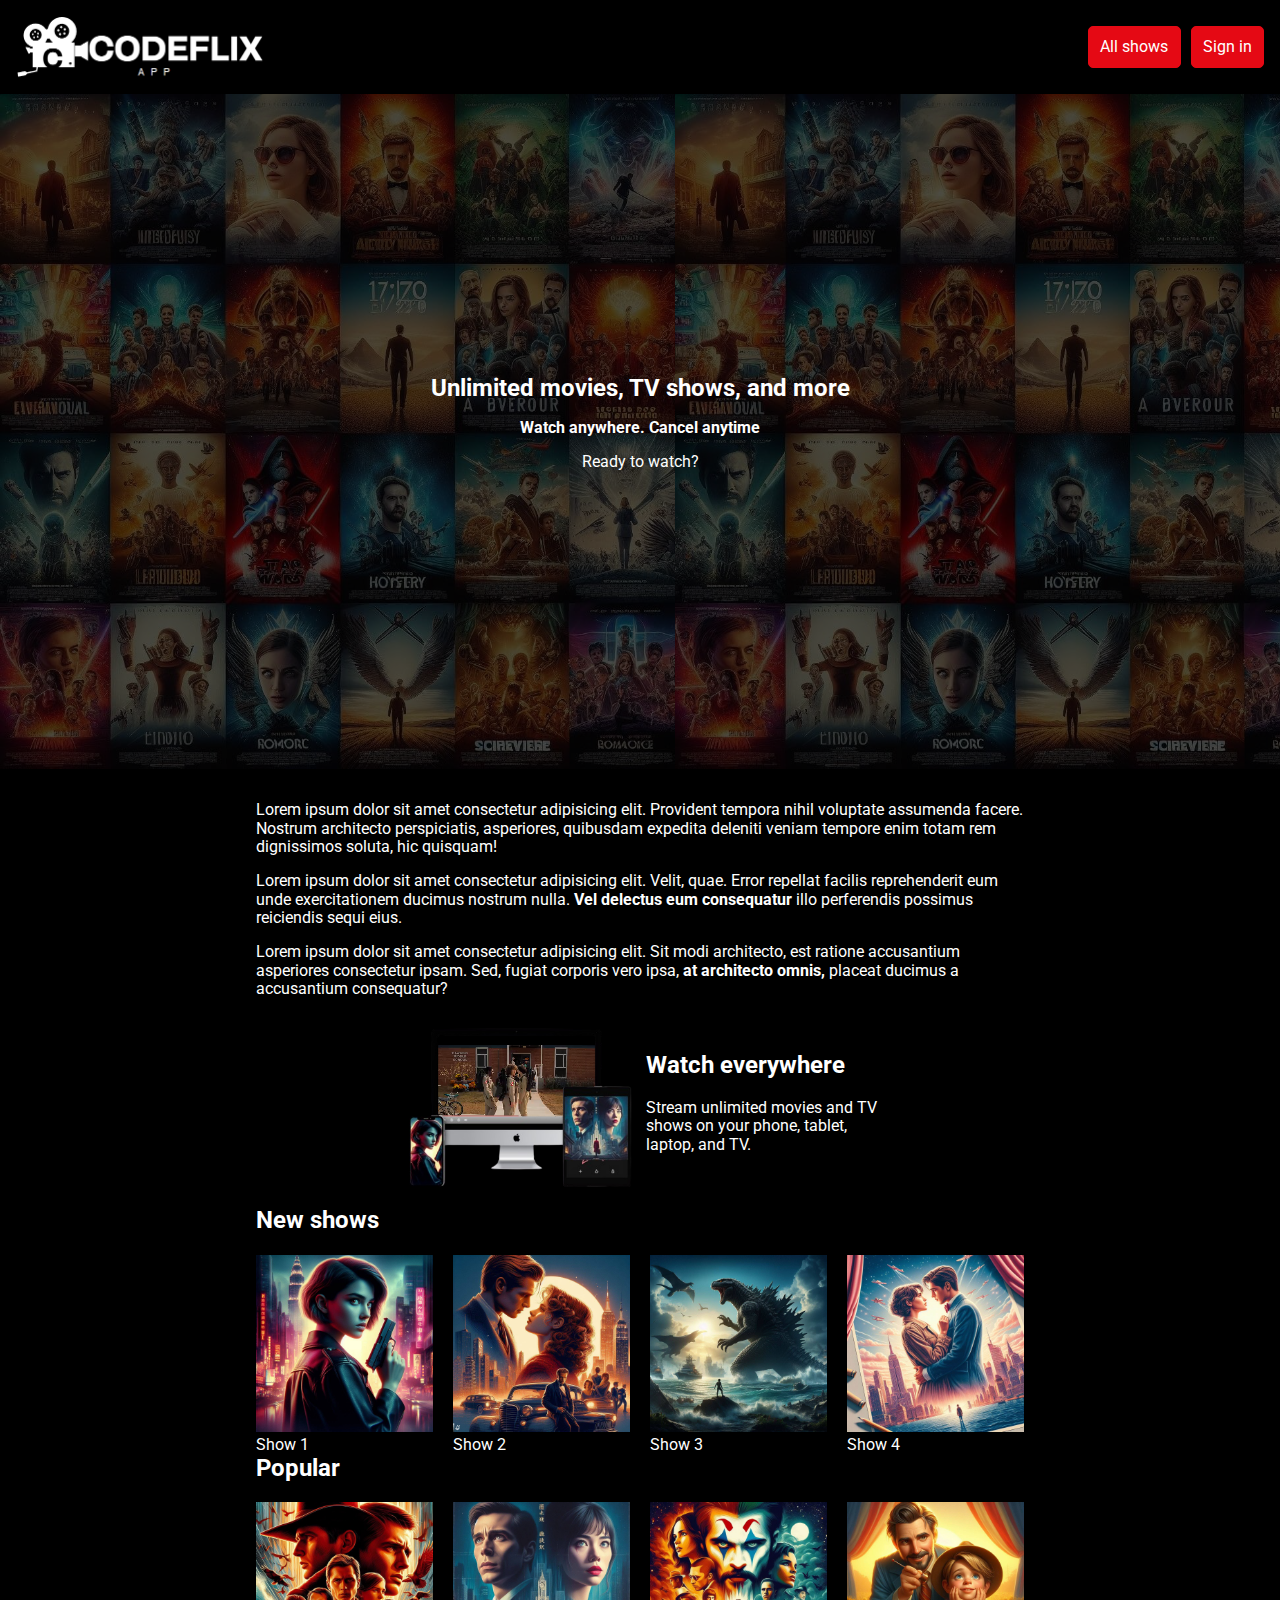
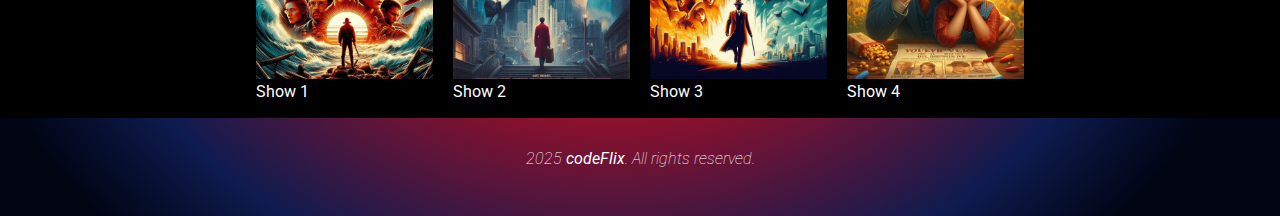
<file: index.html>
<!DOCTYPE html>
<html lang="en">
  <head>
    <meta charset="UTF-8" />
    <meta name="viewport" content="width=device-width, initial-scale=1.0" />
    <title>codeFlix</title>
    <meta property="og:title" content="Codeflix" />
    <meta
      property="og:description"
      content="Codeflix - Keepcoding HTML & CSS examples"
    />
    <meta
      property="og:image"
      content="https://github.com/KeepCodingWeb18/html-css/blob/main/assets/app/catalog.jpg?raw=true"
    />
    <link rel="stylesheet" href="./styles/normalize.css" />
    <link rel="stylesheet" href="./styles/common.css" />
    <link rel="stylesheet" href="./styles/footer.css" />
    <link rel="stylesheet" href="./styles/banner.css" />
    <link rel="stylesheet" href="./styles/header.css" />
    <link rel="stylesheet" href="./styles/components.css" />
    <link rel="stylesheet" href="./styles/info.css" />
    <link rel="stylesheet" href="./styles/shows.css" />
    <link rel="preconnect" href="https://fonts.googleapis.com" />
    <link rel="preconnect" href="https://fonts.gstatic.com" crossorigin />
    <link
      href="https://fonts.googleapis.com/css2?family=Roboto:ital,wght@0,100..900;1,100..900&display=swap"
      rel="stylesheet"
    />
  </head>
  <body class="main-bg">
    <h1 class="sr-only">Codeflix</h1>
    <header class="header">
      <img src="./assets/app/codeflix.png" alt="" />
      <nav class="nav">
        <ul class="list">
          <li>
            <a class="btn hide" href="#title">All shows</a>
          </li>
          <li>
            <a class="btn" href="./signin.html">Sign in</a>
          </li>
        </ul>
      </nav>
    </header>
    <section>
      <div class="banner">
        <div class="image"></div>
        <div class="content">
          <p class="heading-1">Unlimited movies, TV shows, and more</p>
          <p class="heading-2">Watch anywhere. Cancel anytime</p>
          <p class="heading-3">Ready to watch?</p>
        </div>
      </div>
    </section>
    <main class="main">
      <p class="white-bg">
        Lorem ipsum dolor sit amet consectetur adipisicing elit. Provident
        tempora nihil voluptate assumenda facere. Nostrum architecto
        perspiciatis, asperiores, quibusdam expedita deleniti veniam tempore
        enim totam rem dignissimos soluta, hic quisquam!
      </p>
      <p>
        Lorem ipsum dolor sit amet consectetur adipisicing elit. Velit, quae.
        Error repellat facilis reprehenderit eum unde exercitationem ducimus
        nostrum nulla. <strong> Vel delectus eum consequatur</strong> illo
        perferendis possimus reiciendis sequi eius.
      </p>
      <p class="white-bg">
        Lorem ipsum dolor sit amet consectetur adipisicing elit. Sit modi
        architecto, est ratione accusantium asperiores consectetur ipsam. Sed,
        fugiat corporis vero ipsa, <strong>at architecto omnis,</strong> placeat
        ducimus a accusantium consequatur?
      </p>
      <section class="info">
        <div>
          <h2 class="heading-2">Watch everywhere</h2>
          <p>
            Stream unlimited movies and TV shows on your phone, tablet, laptop,
            and TV.
          </p>
        </div>
        <div class="assets">
          <video
            src="./assets/app/video-devices.m4v"
            muted
            autoplay
            loop
          ></video>
          <img src="./assets/app/device-pile.png" alt="" />
        </div>
      </section>
      <section>
        <section>
          <h2>New shows</h2>
          <ul class="list">
            <li>
              <figure>
                <img src="./assets/series/serie_1.jpg" alt="portada serie 1" />
                <figcaption>Show 1</figcaption>
              </figure>
            </li>
            <li>
              <figure>
                <img src="./assets/series/serie_2.jpg" alt="portada serie 2" />
                <figcaption>Show 2</figcaption>
              </figure>
            </li>
            <li>
              <figure>
                <img src="./assets/series/serie_3.jpg" alt="portada serie 3" />
                <figcaption>Show 3</figcaption>
              </figure>
            </li>
            <li>
              <figure>
                <img src="./assets/series/serie_4.jpg" alt="portada serie 4" />
                <figcaption>Show 4</figcaption>
              </figure>
            </li>
          </ul>
        </section>
        <section>
          <h2>Popular</h2>
          <ul class="list">
            <li>
              <figure>
                <img src="./assets/series/serie_5.jpg" alt="portada serie 5" />
                <figcaption>Show 1</figcaption>
              </figure>
            </li>
            <li>
              <figure>
                <img src="./assets/series/serie_6.jpg" alt="portada serie 6" />
                <figcaption>Show 2</figcaption>
              </figure>
            </li>
            <li>
              <figure>
                <img src="./assets/series/serie_7.jpg" alt="portada serie 7" />
                <figcaption>Show 3</figcaption>
              </figure>
            </li>
            <li>
              <figure>
                <img src="./assets/series/serie_8.jpg" alt="portada serie 8" />
                <figcaption>Show 4</figcaption>
              </figure>
            </li>
          </ul>
        </section>
      </section>
    </main>
    <footer class="footer">
      <p>2025 <strong>codeFlix</strong>. All rights reserved.</p>
    </footer>
  </body>
</html>
</file>
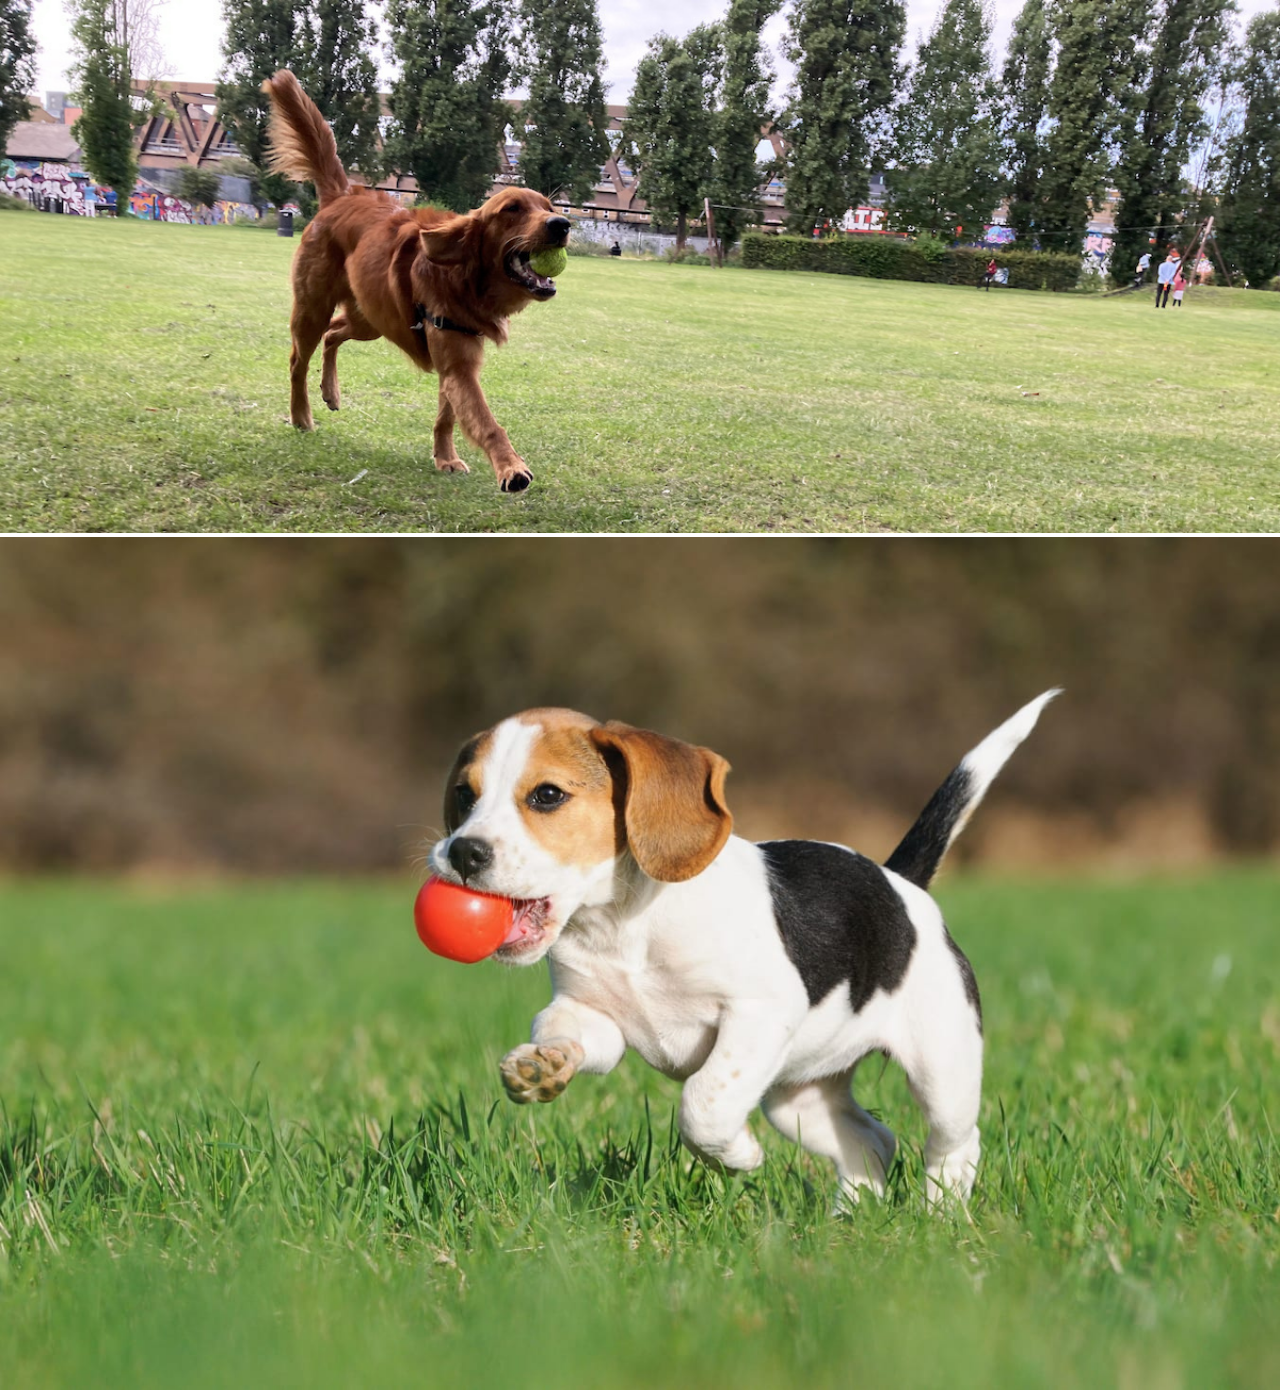
<file: resp.html>
<!-- Created for practice of responsive imgs -->
<!DOCTYPE html>
<html lang="en">
  <head>
    <meta charset="UTF-8" />
    <meta name="viewport" content="width=device-width, initial-scale=1.0" />
    <title>Document</title>
    <style>
      body {
        margin: 0;
      }

      img {
        width: 100%;
      }

      .catalog {
        background-color: aqua;
        /* 1.Posiciones */
        aspect-ratio: 16 / 9;
        object-fit: cover;
        object-position: center;
      }
    </style>
  </head>
  <body>
    <!-- 1. Posiciones -->
    <!-- <img class="catalog" src="./assets/app/catalog.jpg" alt="" /> -->
    <!-- 2. Picture -->
    <picture>
      <source
        srcset="./assets/responsive-images/dog_large.jpg"
        media="(width > 1200px)"
      />
      <source
        srcset="./assets/responsive-images/dog_medium.jpg"
        media="min-(width > 800px)"
      />
      <source srcset="./assets/responsive-images/dog_small.jpg" />
      <!-- En caso que el navegador no tuviera soporte usamos por defecto la img mas grande -->
      <img src="./assets/responsive-images/dog_large.jpg" alt="" />
    </picture>
    <!-- 3. Srcset -->
    <img
      src="./assets/responsive-images/dog_c_scalew_1089.jpg"
      srcset="
        ./assets/responsive-images/dog_c_scalew_591.jpg   591w,
        ./assets/responsive-images/dog_c_scalew_1089.jpg 1089w,
        ./assets/responsive-images/dog_c_scalew_1352.jpg 1352w
      "
    />
  </body>
</html>
</file>
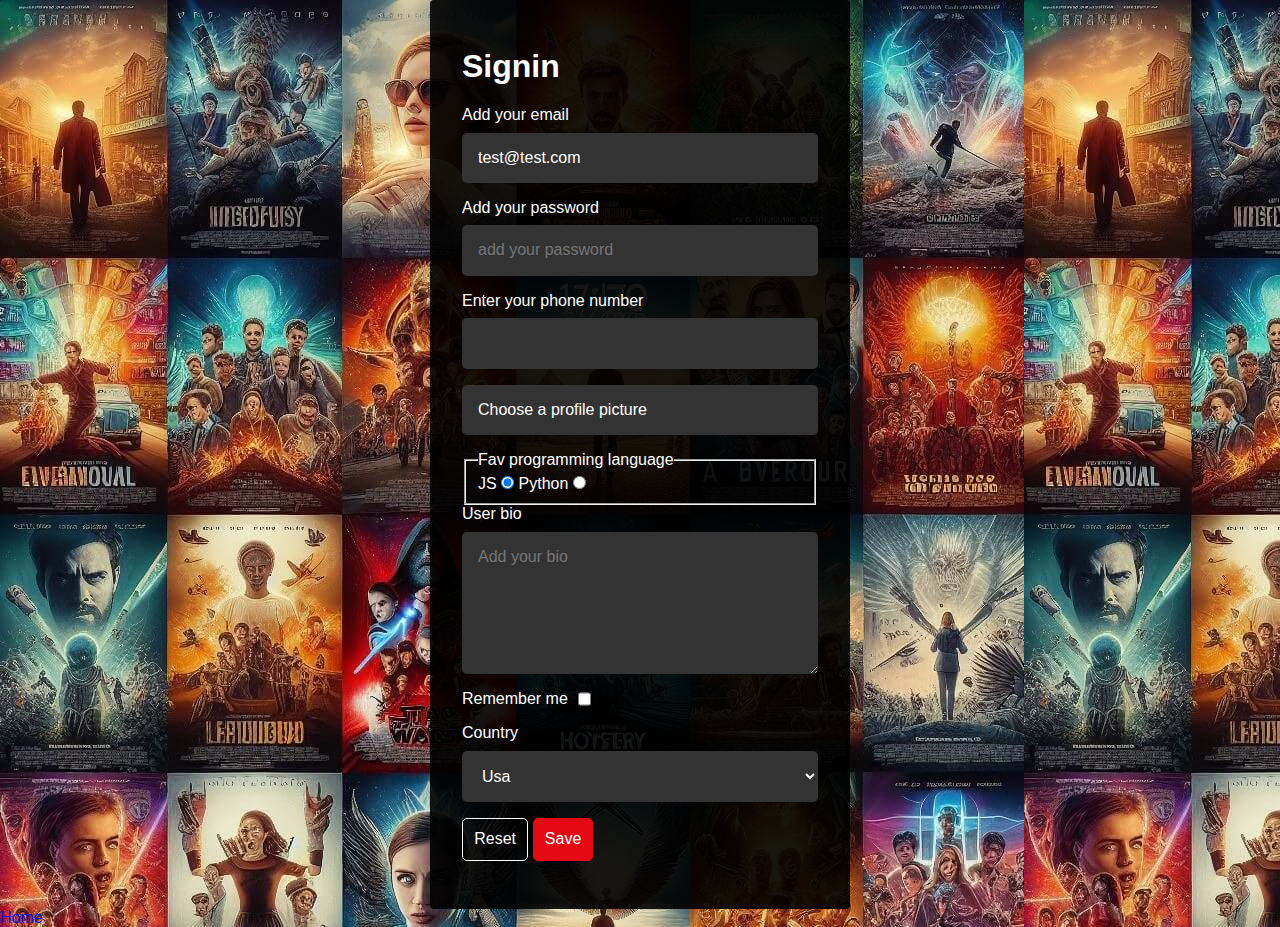
<file: signin.html>
<!DOCTYPE html>
<html lang="en">
  <head>
    <meta charset="UTF-8" />
    <meta name="viewport" content="width=device-width, initial-scale=1.0" />
    <title>codeFlix | signin</title>
    <link rel="stylesheet" href="./styles/normalize.css" />
    <link rel="stylesheet" href="./styles/common.css" />
    <link rel="stylesheet" href="./styles/components.css" />
    <link rel="stylesheet" href="./styles/signin.css" />
  </head>
  <body class="main-bg container">
    <main class="card">
      <h1>Signin</h1>
      <form action="./register" method="post">
        <div class="form-element">
          <label for="mail">Add your email</label>
          <!-- Buenas prácticas para formularios:
        1. Type, 2. name,  3.id
        -->
          <input
            required
            type="email"
            name="email"
            id="mail"
            autocomplete="off"
            value="test@test.com"
          />
        </div>
        <div class="form-element">
          <label for="password">Add your password</label>
          <input
            required
            type="password"
            name="password"
            id="password"
            placeholder="add your password"
          />
        </div>
        <div class="form-element">
          <label for="tel">Enter your phone number</label>
          <input
            required
            type="tel"
            name="telephone"
            id="tel"
            autocomplete="off"
            pattern="[0-9]{3}-[09]{3}-[09]{4}"
            title="Expected format 123-123-1234"
          />
        </div>
        <div class="file-element">
          <label for="file">Choose a profile picture</label>
          <input type="file" name="profile" id="profile" accept="image/png " />
        </div>
        <fieldset>
          <legend>Fav programming language</legend>
          <label for="js">JS</label>
          <input type="radio" name="fav" id="js" value="js" checked />
          <label for="python">Python</label>
          <input type="radio" name="fav" id="python" value="python" />
        </fieldset>
        <div>
          <div class="form-element">
            <label for="bio">User bio</label>
            <textarea
              name="bio"
              id="bio"
              rows="6"
              placeholder="Add your bio"
            ></textarea>
          </div>
          <div class="form-element row">
            <label for="remember">Remember me</label>
            <input type="checkbox" name="remember" id="remember" />
          </div>
          <div class="form-element">
            <label for="country">Country</label>
            <select name="country" id="country">
              <option value="es">España</option>
              <option value="co">Colombia</option>
              <option value="us" selected>Usa</option>
            </select>
          </div>
          <input class="btn secondary" type="reset" value="Reset" />
          <button class="btn" type="submit">Save</button>
        </div>
      </form>
    </main>
    <a href="./">Home</a>
  </body>
</html>
</file>
<file: styles/common.css>
:root {
    /* variables */
    --bg-color: #000;
    --main-text-color: #fff;
    --main-brand-color: #e50914;
    --main-brand-color-light: #e44c54;
    --border-color: #4b5563;
    --input-bg-color: #333;
    font-size: 16px;
    font-family: Roboto, Arial, Helvetica, sans-serif;
}

.sr-only:not(:focus):not(:active) {
    clip: rect(0 0 0 0);
    clip-path: inset(50%);
    height: 1px;
    overflow: hidden;
    position: absolute;
    white-space: nowrap;
    width: 1px;
}

a {

    text-decoration: none;
}

.main-bg {
    background-color: var(--bg-color);
    color: var(--main-text-color);
}

* {
    box-sizing: border-box;
}

h1,
h2,
h3,
h4,
p {
    margin-top: 0;
}

p {
    margin: 0;
    margin-bottom: 1rem;
}

a.hide {
    display: none;

}

@media screen and (width > 768px) {
    a.hide {
        display: block;
    }
}

/* Configuración de imprimir pantalla, removemos todos estos elementos de la impresión */
@media print {
    body {

        header.header,
        footer.footer,
        section.banner {
            display: none;
        }
    }
}

/* 
configuración de tema claro, si el usuario tiene su os en light
se aplican estos colores.

@media screen and (prefers-color-scheme: light) {
    :root {
        --bg-color: #fff;
        --main-text-color: #000;
    }
} */
</file>
<file: styles/footer.css>
.footer {
    text-align: center;
    font-weight: 100;
    font-style: italic;
    padding: 2em 0;
    margin-top: 1em;
    background: radial-gradient(circle, rgba(229, 9, 20, 1) 0%, #0e1b4f 70%, #000413 100%);
}

@media screen and (width > 768px) {
    .footer {
        background: radial-gradient(51.39% 511.66% at 47.68% -217.91%, #ff9900 0%, #e50914 17.27%, #0e1b4f 79.44%, #000413 100%);
    }
}
</file>
<file: styles/banner.css>
.banner {
    text-align: center;
    height: 75vh;
    position: relative;
    display: flex;
    align-items: center;
    justify-content: center;
    margin-bottom: 2rem;

    .image {
        background-color: var(--bg-color);
        background-image: url("../assets/app/catalog.jpg");
        background-size: contain;
        background-repeat: repeat;
        position: absolute;
        bottom: 0;
        top: 0;
        left: 0;
        right: 0;
        opacity: 0.3;
    }

    .content {
        position: relative;
        z-index: 1;

    }

}
</file>
<file: styles/header.css>
.header {
    position: sticky;
    top: 0;
    background-color: var(--bg-color);
    z-index: 99;
    display: flex;
    justify-content: space-between;
    align-items: center;
    padding: 1rem;

    img {
        width: 20%;
        max-width: 250px;
        min-width: 200px;
    }

    .nav .list {
        list-style: none;
        margin: 0;
        padding: 0;
        display: flex;
        gap: 10px;
    }
}
</file>
<file: styles/components.css>
/* button */
.btn {
    color: var(--main-text-color);
    background-color: var(--main-brand-color);
    text-decoration: none;
    padding: 0.7rem;
    display: inline-block;
    border-radius: 5px;
    border: 1px solid var(--main-brand-color);
    /* transition-property: background-color;
    transition-duration: 10s; */
    transition: background-color 0.3s;

    &.secondary {
        background-color: transparent;
        border: 1px solid var(--main-text-color);
    }
}

@media screen and (hover: hover) {
    .btn {
        cursor: pointer;
    }

    .btn:hover {
        background-color: var(--main-brand-color-light);
    }

    .btn .secondary {
        background-color: transparent;
    }
}

/* Texts */
.heading-1 {
    font-size: 1.5rem;
    font-weight: 700;
}

.heading-2 {
    font-weight: 700;
}

/* Forms css */
.form-element {
    display: flex;
    flex-direction: column;
    margin-bottom: 1rem;

    label {
        margin-bottom: 0.5rem;
    }

    input,
    textarea,
    select {
        border: none;
        padding: 1rem;
        border-radius: 5px;
        background-color: var(--input-bg-color);
        color: var(--main-text-color);
    }

    &.row {
        flex-direction: row;
        gap: 10px;

        label {
            margin: 0;
        }
    }

    /* Nueva notación anidad se añade &
        antiguamente sería crear otra sección como
        .form-element row {etc}
    */
}

.file-element {
    margin-bottom: 1rem;

    label {
        display: block;
        background-color: var(--input-bg-color);
        color: var(--main-text-color);
        padding: 1rem;
        border-radius: 5px;
    }

    input[type="file"] {
        display: none;
    }
}
</file>
<file: styles/info.css>
.main {
    width: 90%;
    margin: 0 auto;
    max-width: 768px;
}

.info {

    .assets {
        display: flex;
        align-items: center;
        justify-content: center;
        position: relative;

        img {
            width: 16em;
            z-index: 1;
        }

        video {
            position: absolute;
            width: 10em;
            top: 30px;
        }
    }
}

@media screen and (width > 768px) {
    .info {
        display: flex;
        flex-direction: row-reverse;
        align-items: center;
        max-width: 500px;
        margin: 0 auto;
    }
}
</file>
<file: styles/shows.css>
figure {
    margin: 0;
}

.list {
    list-style: none;
    margin: 0;
    padding: 0;

    img {
        width: 100%;
    }

    display: grid;

    /*Esta es una alternativa para no utilizar el media screen
     grid-template-columns: repeat(auto-fit, minmax(160px, 1fr)); */
    grid-template-columns: repeat(2, 1fr);
    gap: 20px;
}

@media screen and (width >768px) {
    .list {
        grid-template-columns: repeat(4, 1fr);
    }
}
</file>
<file: styles/signin.css>
.container {
    background-image: url("../assets/app/catalog.jpg")
}

.card {
    max-width: 420px;
    margin: 0 auto;
    background-color: rgba(0, 0, 0, 0.9);
    padding: 3rem 2rem;
    border-radius: 4px;
}
</file>
